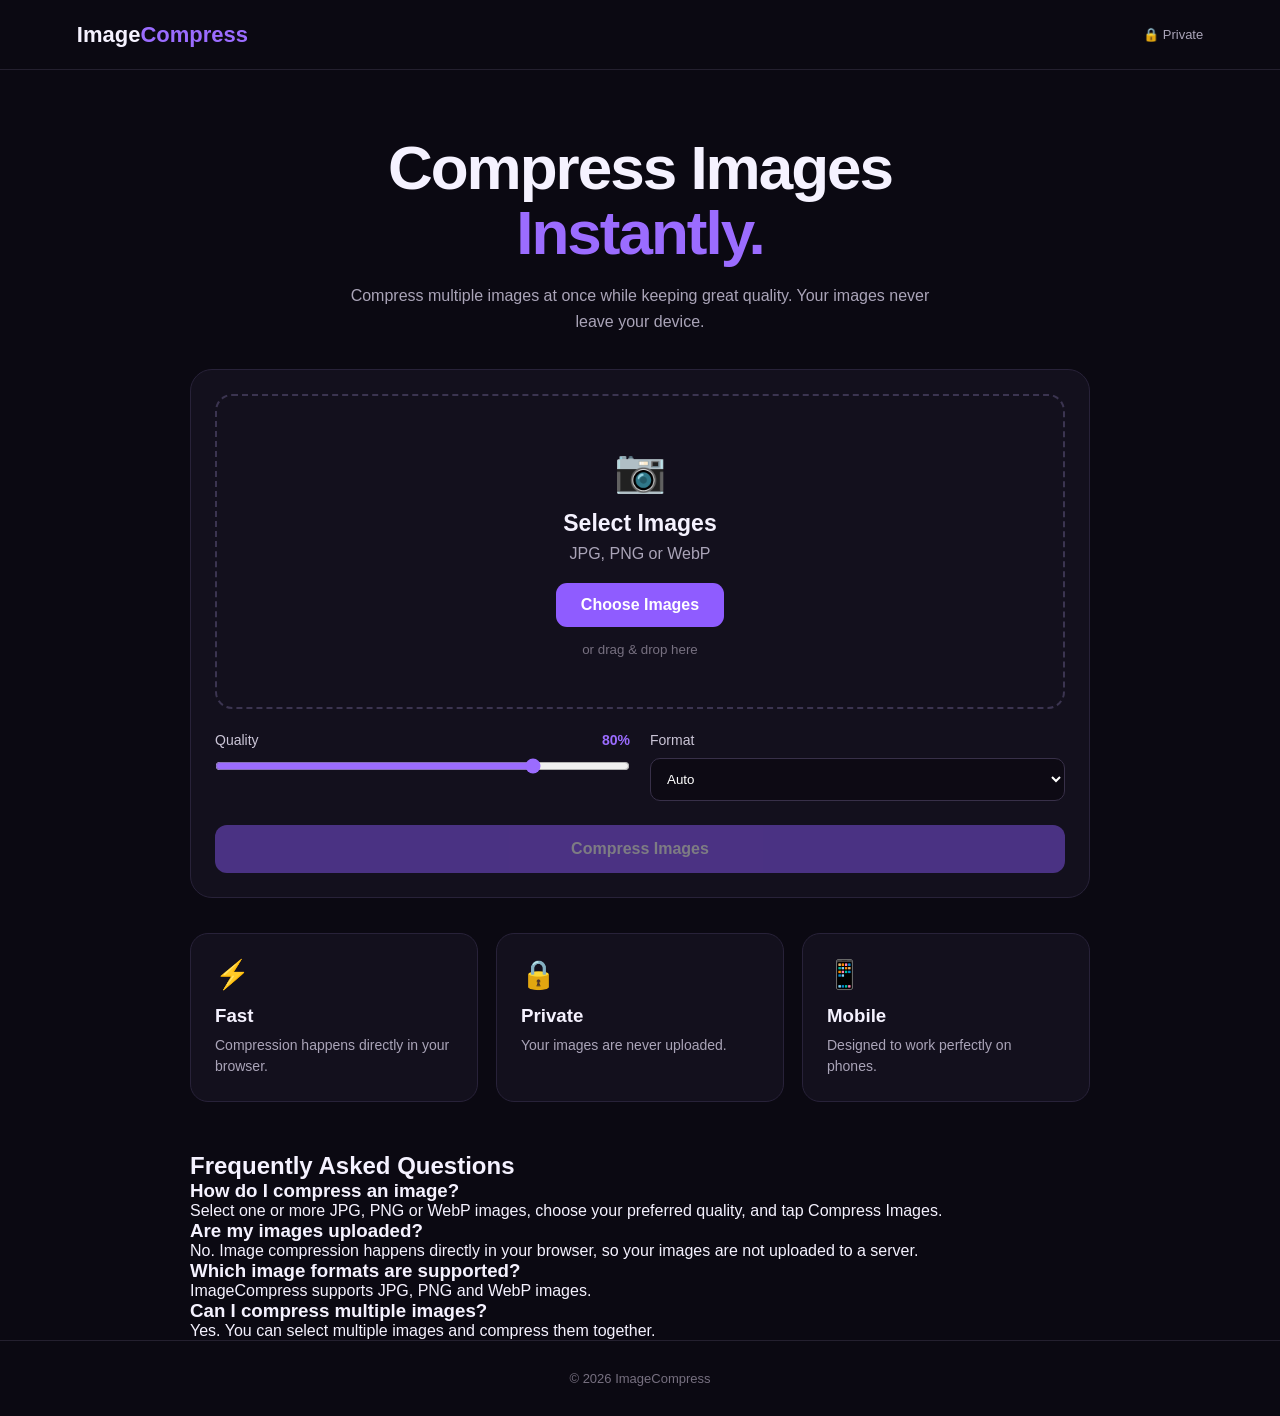
<file: index.html>
<!DOCTYPE html>
<html lang="en">
<head>

    <meta charset="UTF-8">

    <meta
        name="viewport"
        content="width=device-width, initial-scale=1.0"
    >

    <title>
        Free Image Compressor Online - Compress JPG, PNG & WebP
    </title>

    <meta
        name="description"
        content="Compress JPG, PNG and WebP images online for free. Compress multiple images at once with adjustable quality. Fast, private and no uploads."
    >

    <meta
        name="keywords"
        content="image compressor, compress image, image compression, JPG compressor, PNG compressor, WebP compressor, online image compressor"
    >

    <meta
        name="robots"
        content="index, follow"
    >

    <link
        rel="canonical"
        href="https://dharup347-source.github.io/image-compressor/"
    >


    <!-- Open Graph -->

    <meta
        property="og:title"
        content="Free Image Compressor Online"
    >

    <meta
        property="og:description"
        content="Compress JPG, PNG and WebP images online for free. Fast, private and works directly in your browser."
    >

    <meta
        property="og:type"
        content="website"
    >

    <meta
        property="og:url"
        content="https://dharup347-source.github.io/image-compressor/"
    >


    <!-- Theme -->

    <meta
        name="theme-color"
        content="#0b0912"
    >


    <link rel="stylesheet" href="style.css">

</head>


<body>

<header>
    <div class="logo">Image<span>Compress</span></div>
    <div class="privacy">🔒 Private</div>
</header>

<main>

    <section class="hero">

        <h1>
            Compress Images<br>
            <span>Instantly.</span>
        </h1>

        <p>
            Compress multiple images at once while keeping great quality.
            Your images never leave your device.
        </p>

    </section>


    <section class="tool">

        <div class="upload-box" id="uploadBox">

            <div class="upload-icon">📷</div>

            <h2>Select Images</h2>

            <p>JPG, PNG or WebP</p>

            <label for="fileInput" class="choose-btn">
                Choose Images
            </label>

            <input
                type="file"
                id="fileInput"
                accept="image/jpeg,image/png,image/webp"
                multiple
                hidden
            >

            <small>
                or drag & drop here
            </small>

        </div>


        <div id="fileList"></div>


        <div class="controls">

            <div>

                <label>

                    Quality

                    <b id="qualityValue">
                        80%
                    </b>

                </label>

                <input
                    type="range"
                    id="quality"
                    min="10"
                    max="100"
                    value="80"
                >

            </div>


            <div>

                <label for="format">
                    Format
                </label>

                <select id="format">

                    <option value="auto">
                        Auto
                    </option>

                    <option value="jpeg">
                        JPG
                    </option>

                    <option value="webp">
                        WebP
                    </option>

                    <option value="png">
                        PNG
                    </option>

                </select>

            </div>

        </div>


        <button id="compressBtn" disabled>
            Compress Images
        </button>

    </section>


    <section class="results" id="results">

        <div class="result-title">

            <h2>
                Compression Result
            </h2>

            <span id="savings">
                Waiting...
            </span>

        </div>


        <!-- TOTAL SUMMARY -->

        <div class="summary">

            <div class="summary-item">

                <strong id="totalImages">
                    0
                </strong>

                <span>
                    Images
                </span>

            </div>


            <div class="summary-item">

                <strong id="totalOriginal">
                    0 B
                </strong>

                <span>
                    Original
                </span>

            </div>


            <div class="summary-item">

                <strong id="totalCompressed">
                    0 B
                </strong>

                <span>
                    Compressed
                </span>

            </div>


            <div class="summary-item">

                <strong id="totalSaved">
                    0 B
                </strong>

                <span>
                    Saved
                </span>

            </div>

        </div>


        <div id="resultsList"></div>

    </section>


    <section class="features">

        <div>

            <strong>⚡</strong>

            <h3>
                Fast
            </h3>

            <p>
                Compression happens directly in your browser.
            </p>

        </div>


        <div>

            <strong>🔒</strong>

            <h3>
                Private
            </h3>

            <p>
                Your images are never uploaded.
            </p>

        </div>


        <div>

            <strong>📱</strong>

            <h3>
                Mobile
            </h3>

            <p>
                Designed to work perfectly on phones.
            </p>

        </div>

    </section>


    <!-- FAQ -->

    <section class="faq">

        <h2>Frequently Asked Questions</h2>


        <div class="faq-item">

            <h3>
                How do I compress an image?
            </h3>

            <p>
                Select one or more JPG, PNG or WebP images, choose your
                preferred quality, and tap Compress Images.
            </p>

        </div>


        <div class="faq-item">

            <h3>
                Are my images uploaded?
            </h3>

            <p>
                No. Image compression happens directly in your browser,
                so your images are not uploaded to a server.
            </p>

        </div>


        <div class="faq-item">

            <h3>
                Which image formats are supported?
            </h3>

            <p>
                ImageCompress supports JPG, PNG and WebP images.
            </p>

        </div>


        <div class="faq-item">

            <h3>
                Can I compress multiple images?
            </h3>

            <p>
                Yes. You can select multiple images and compress them
                together.
            </p>

        </div>

    </section>

</main>


<footer>

    © 2026 ImageCompress

</footer>


<script src="script.js?v=6"></script>

</body>
</html>
</file>
<file: style.css>
* {
    box-sizing: border-box;
    margin: 0;
    padding: 0;
}

body {
    font-family: Arial, sans-serif;
    background: #0b0912;
    color: #f5f2ff;
    min-height: 100vh;
}

header {
    height: 70px;
    padding: 0 6%;
    display: flex;
    align-items: center;
    justify-content: space-between;
    border-bottom: 1px solid #24202f;
}

.logo {
    font-size: 22px;
    font-weight: 800;
}

.logo span {
    color: #9b6cff;
}

.privacy {
    color: #aaa4b8;
    font-size: 13px;
}

main {
    width: min(900px, 92%);
    margin: auto;
}

.hero {
    text-align: center;
    padding: 65px 10px 35px;
}

.hero h1 {
    font-size: clamp(38px, 8vw, 62px);
    line-height: 1.05;
    letter-spacing: -2px;
}

.hero h1 span {
    color: #9b6cff;
}

.hero p {
    max-width: 600px;
    margin: 18px auto 0;
    color: #aaa4b8;
    line-height: 1.6;
}


/* TOOL */

.tool {
    background: #13101d;
    border: 1px solid #282239;
    border-radius: 22px;
    padding: 24px;
}

.upload-box {
    border: 2px dashed #3b3450;
    border-radius: 17px;
    padding: 50px 20px;
    text-align: center;
    transition: 0.2s;
}

.upload-box.dragging {
    border-color: #9b6cff;
    background: #19142a;
}

.upload-icon {
    font-size: 42px;
    margin-bottom: 15px;
}

.upload-box h2 {
    font-size: 23px;
    margin-bottom: 8px;
}

.upload-box p {
    color: #aaa4b8;
    margin-bottom: 20px;
}

.upload-box small {
    display: block;
    margin-top: 15px;
    color: #777080;
}

.choose-btn {
    display: inline-block;
    padding: 13px 25px;
    border-radius: 11px;
    background: #8f5cff;
    color: white;
    font-weight: bold;
    cursor: pointer;
}


/* FILE LIST */

.file-list {
    margin-top: 18px;
    display: flex;
    flex-direction: column;
    gap: 8px;
}

.file-item {
    display: flex;
    align-items: center;
    justify-content: space-between;
    gap: 15px;
    padding: 12px 14px;
    border-radius: 10px;
    background: #0d0a14;
    border: 1px solid #282239;
    color: #c9c3d4;
    font-size: 13px;
}

.file-item span:first-child {
    overflow: hidden;
    text-overflow: ellipsis;
    white-space: nowrap;
}


/* CONTROLS */

.controls {
    display: grid;
    grid-template-columns: 1fr 1fr;
    gap: 20px;
    margin-top: 23px;
}

.controls label {
    display: flex;
    justify-content: space-between;
    margin-bottom: 10px;
    color: #cbc5d7;
    font-size: 14px;
}

.controls b {
    color: #9b6cff;
}

input[type="range"] {
    width: 100%;
    accent-color: #9b6cff;
}

select {
    width: 100%;
    padding: 12px;
    background: #0d0a14;
    color: white;
    border: 1px solid #383049;
    border-radius: 10px;
}


/* COMPRESS BUTTON */

#compressBtn {
    width: 100%;
    margin-top: 24px;
    padding: 15px;
    border: none;
    border-radius: 12px;
    background: #8f5cff;
    color: white;
    font-size: 16px;
    font-weight: bold;
    cursor: pointer;
}

#compressBtn:disabled {
    opacity: 0.45;
    cursor: not-allowed;
}


/* RESULTS */

.results {
    display: none;
    margin-top: 28px;
    padding: 24px;
    background: #13101d;
    border: 1px solid #282239;
    border-radius: 22px;
}

.result-title {
    display: flex;
    align-items: center;
    justify-content: space-between;
    margin-bottom: 20px;
    gap: 15px;
}

.result-title h2 {
    font-size: 22px;
}

#savings {
    padding: 7px 12px;
    border-radius: 20px;
    background: #211936;
    color: #b99cff;
    font-size: 13px;
    font-weight: bold;
}


/* RESULT ITEM */

.result-item {
    display: grid;
    grid-template-columns: 150px 1fr;
    gap: 18px;
    padding: 15px;
    margin-bottom: 14px;
    background: #0d0a14;
    border: 1px solid #282239;
    border-radius: 16px;
}

.result-image {
    width: 150px;
    height: 120px;
    border-radius: 11px;
    overflow: hidden;
    background: #191621;
    display: flex;
    align-items: center;
    justify-content: center;
}

.result-image img {
    width: 100%;
    height: 100%;
    object-fit: contain;
}

.result-info {
    min-width: 0;
}

.result-info strong {
    display: block;
    overflow: hidden;
    text-overflow: ellipsis;
    white-space: nowrap;
    margin-bottom: 8px;
}

.result-info p {
    color: #aaa4b8;
    font-size: 13px;
    margin-bottom: 6px;
}

.result-info .saved {
    color: #b99cff;
    font-weight: bold;
}

.result-info .download-btn {
    display: inline-block;
    width: auto;
    margin-top: 8px;
    padding: 9px 14px;
    font-size: 13px;
}


/* DOWNLOAD */

.download-btn {
    display: block;
    margin-top: 20px;
    padding: 15px;
    border-radius: 12px;
    text-align: center;
    background: #8f5cff;
    color: white;
    text-decoration: none;
    font-weight: bold;
}


/* FEATURES */

.features {
    display: grid;
    grid-template-columns: repeat(3, 1fr);
    gap: 18px;
    margin: 35px 0 50px;
}

.features div {
    padding: 24px;
    background: #13101d;
    border: 1px solid #282239;
    border-radius: 18px;
}

.features strong {
    display: block;
    font-size: 28px;
    margin-bottom: 14px;
}

.features h3 {
    margin-bottom: 8px;
}

.features p {
    color: #aaa4b8;
    font-size: 14px;
    line-height: 1.5;
}


/* FOOTER */

footer {
    padding: 30px;
    text-align: center;
    border-top: 1px solid #24202f;
    color: #777080;
    font-size: 13px;
}


/* MOBILE */

@media (max-width: 650px) {

    header {
        padding: 0 5%;
    }

    .logo {
        font-size: 19px;
    }

    .privacy {
        font-size: 11px;
    }

    .hero {
        padding-top: 45px;
    }

    .hero h1 {
        font-size: 40px;
    }

    .tool,
    .results {
        padding: 16px;
        border-radius: 18px;
    }

    .upload-box {
        padding: 38px 15px;
    }

    .controls {
        grid-template-columns: 1fr;
    }

    .result-item {
        grid-template-columns: 1fr;
    }

    .result-image {
        width: 100%;
        height: 200px;
    }

    .features {
        grid-template-columns: 1fr;
    }

/* V6 SUMMARY */

.summary {
    display: grid;
    grid-template-columns: repeat(4, 1fr);
    gap: 12px;
    margin-bottom: 22px;
}

.summary-item {
    background: #0d0a14;
    border: 1px solid #282239;
    border-radius: 14px;
    padding: 16px 10px;
    text-align: center;
}

.summary-item strong {
    display: block;
    color: #b99cff;
    font-size: 18px;
    margin-bottom: 6px;
}

.summary-item span {
    color: #aaa4b8;
    font-size: 12px;
}


@media (max-width: 650px) {

    .summary {
        grid-template-columns: 1fr 1fr;
    }

}

/* FAQ */

.faq {
    margin-top: 50px;
    padding: 30px 20px;
    background: #0d0a14;
    border: 1px solid #282239;
    border-radius: 20px;
}

.faq h2 {
    text-align: center;
    margin-bottom: 30px;
}

.faq-item {
    padding: 18px 0;
    border-bottom: 1px solid #282239;
}

.faq-item:last-child {
    border-bottom: none;
}

.faq-item h3 {
    margin-bottom: 8px;
    font-size: 17px;
}

.faq-item p {
    margin: 0;
    color: #aaa4b8;
    line-height: 1.6;
    font-size: 14px;
}
</file>
